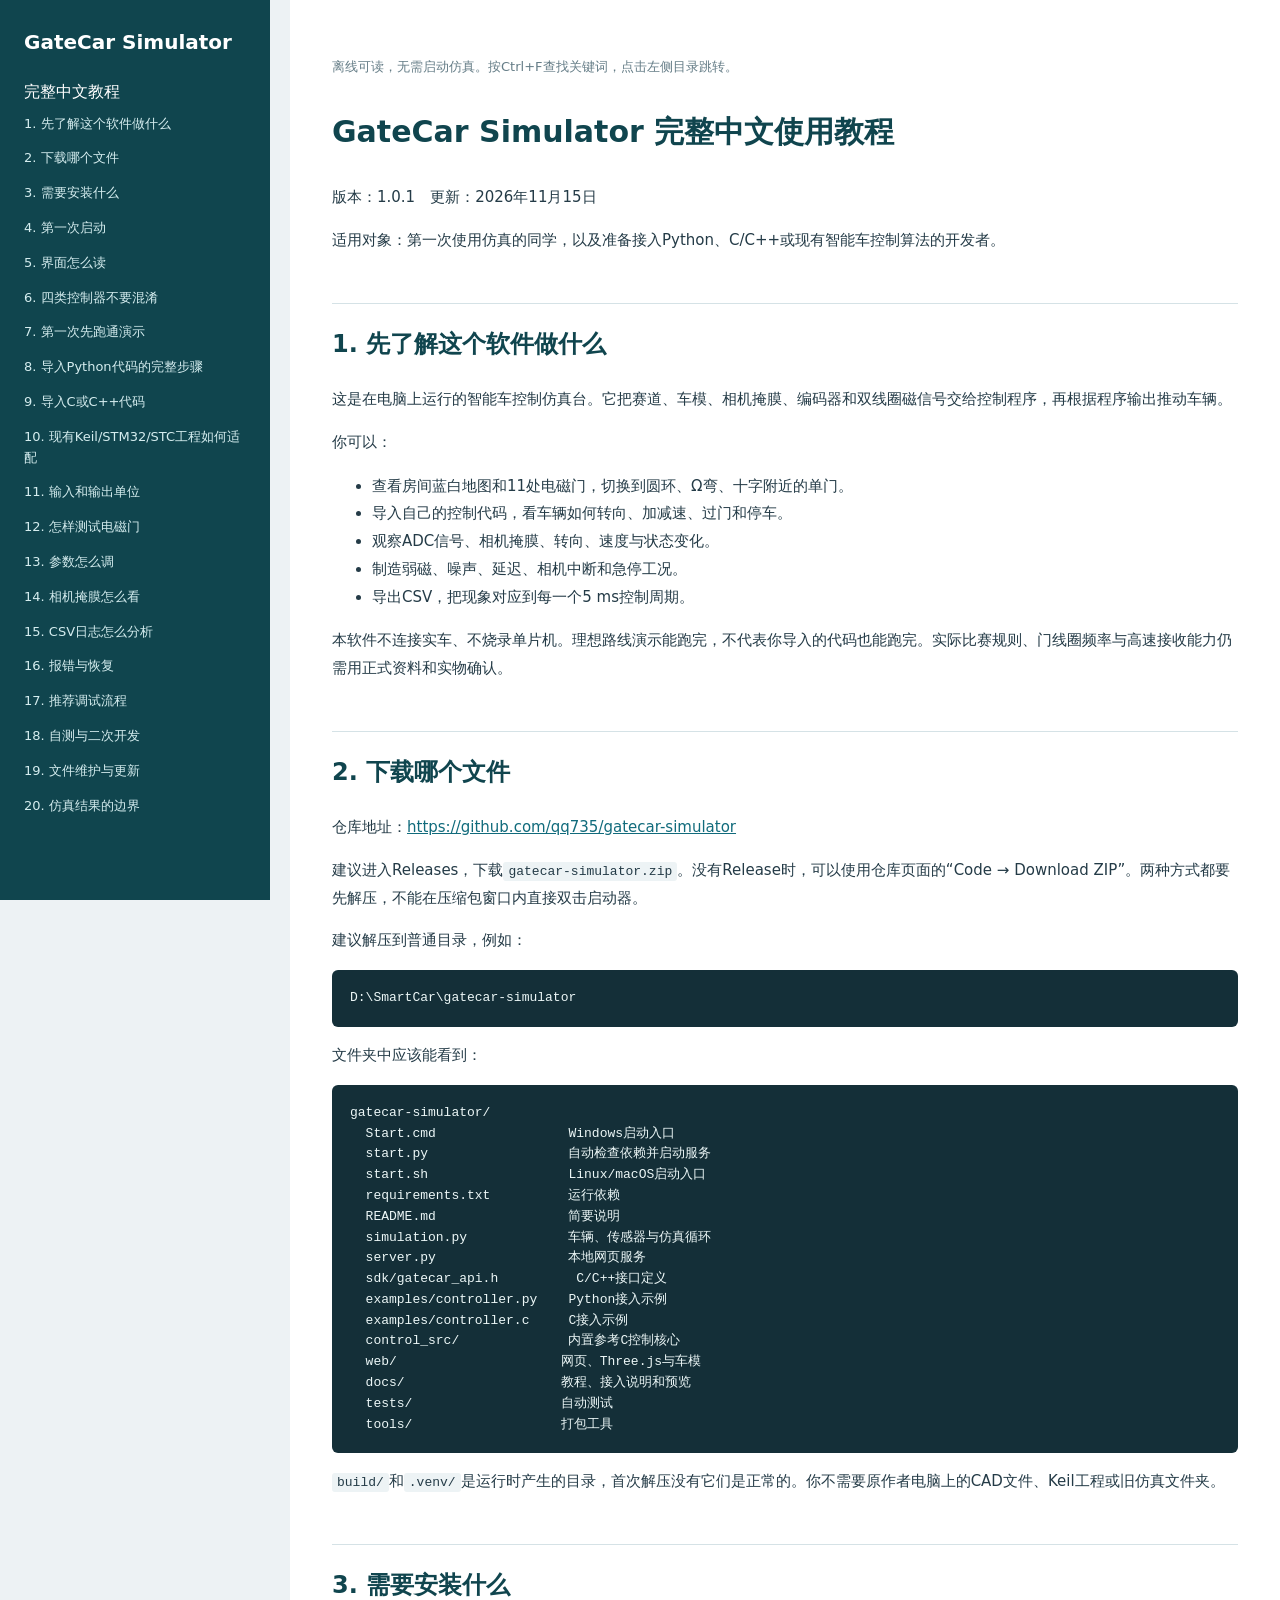
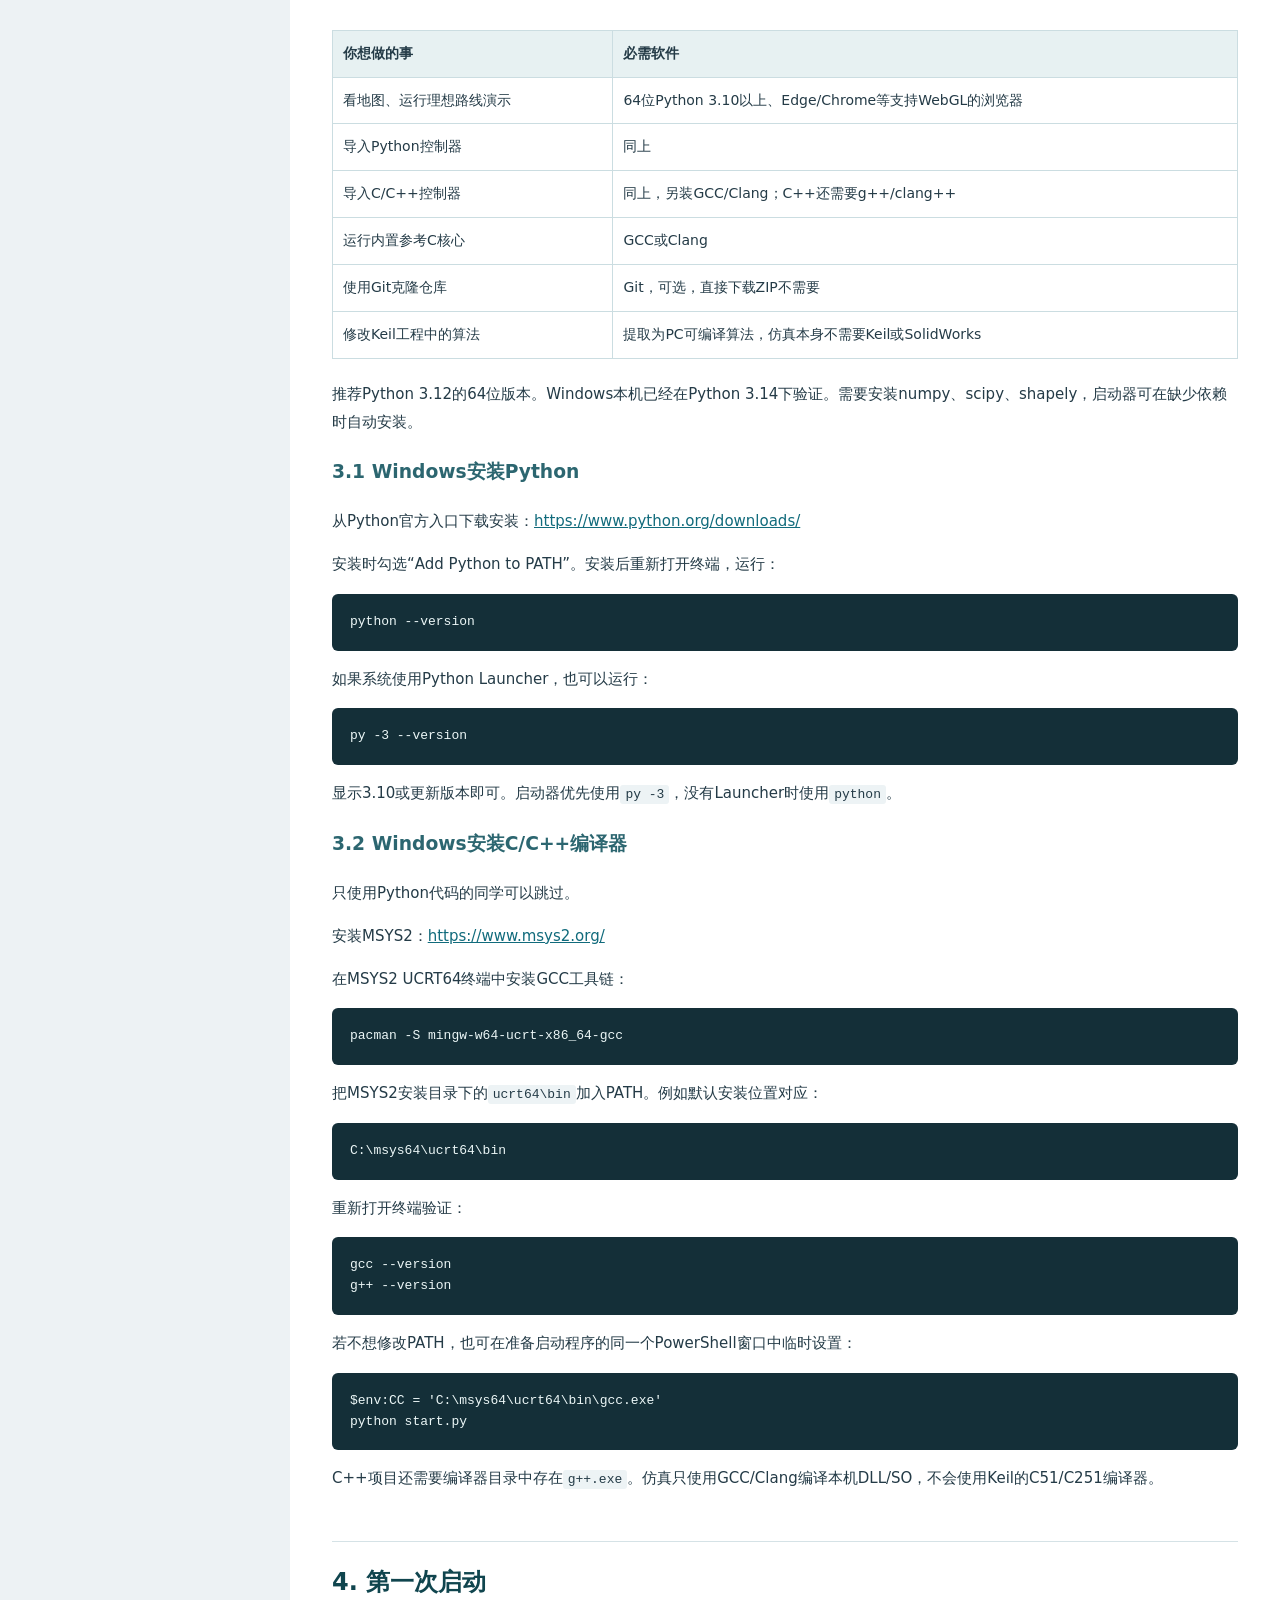
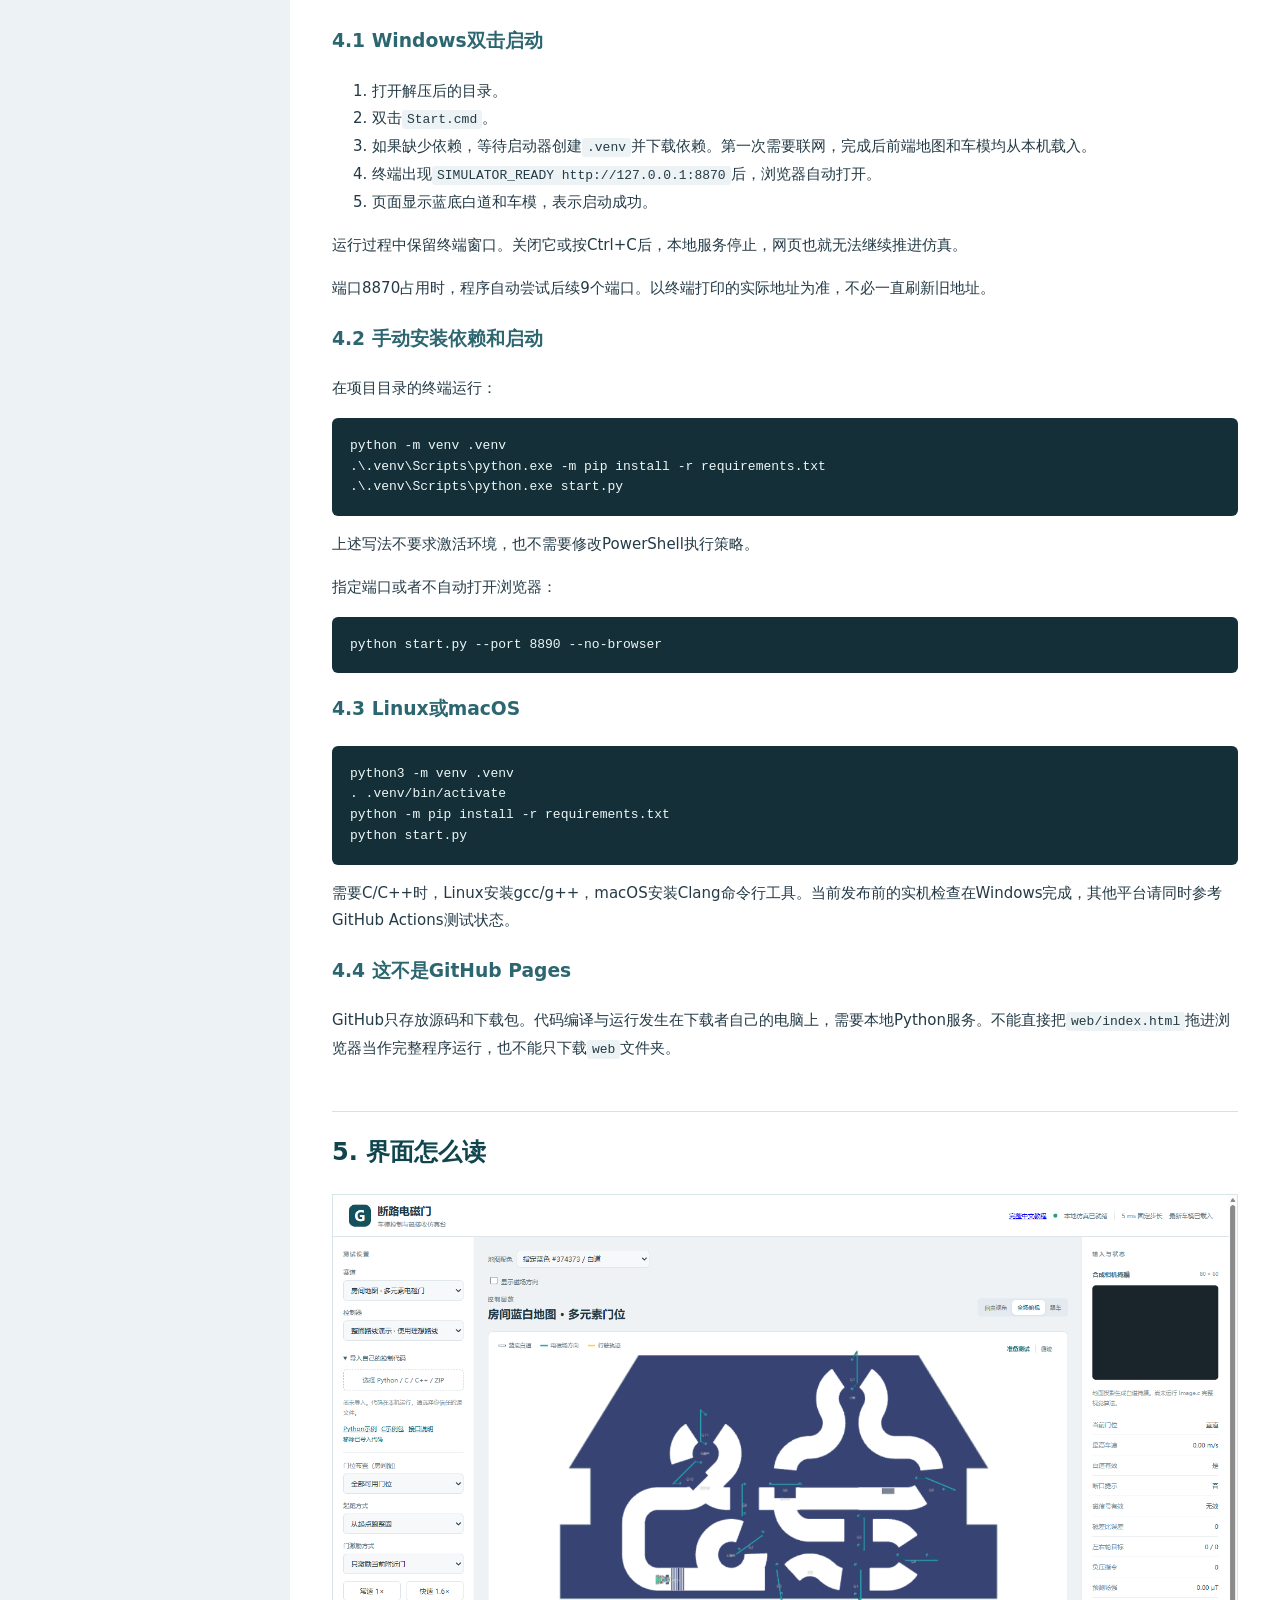
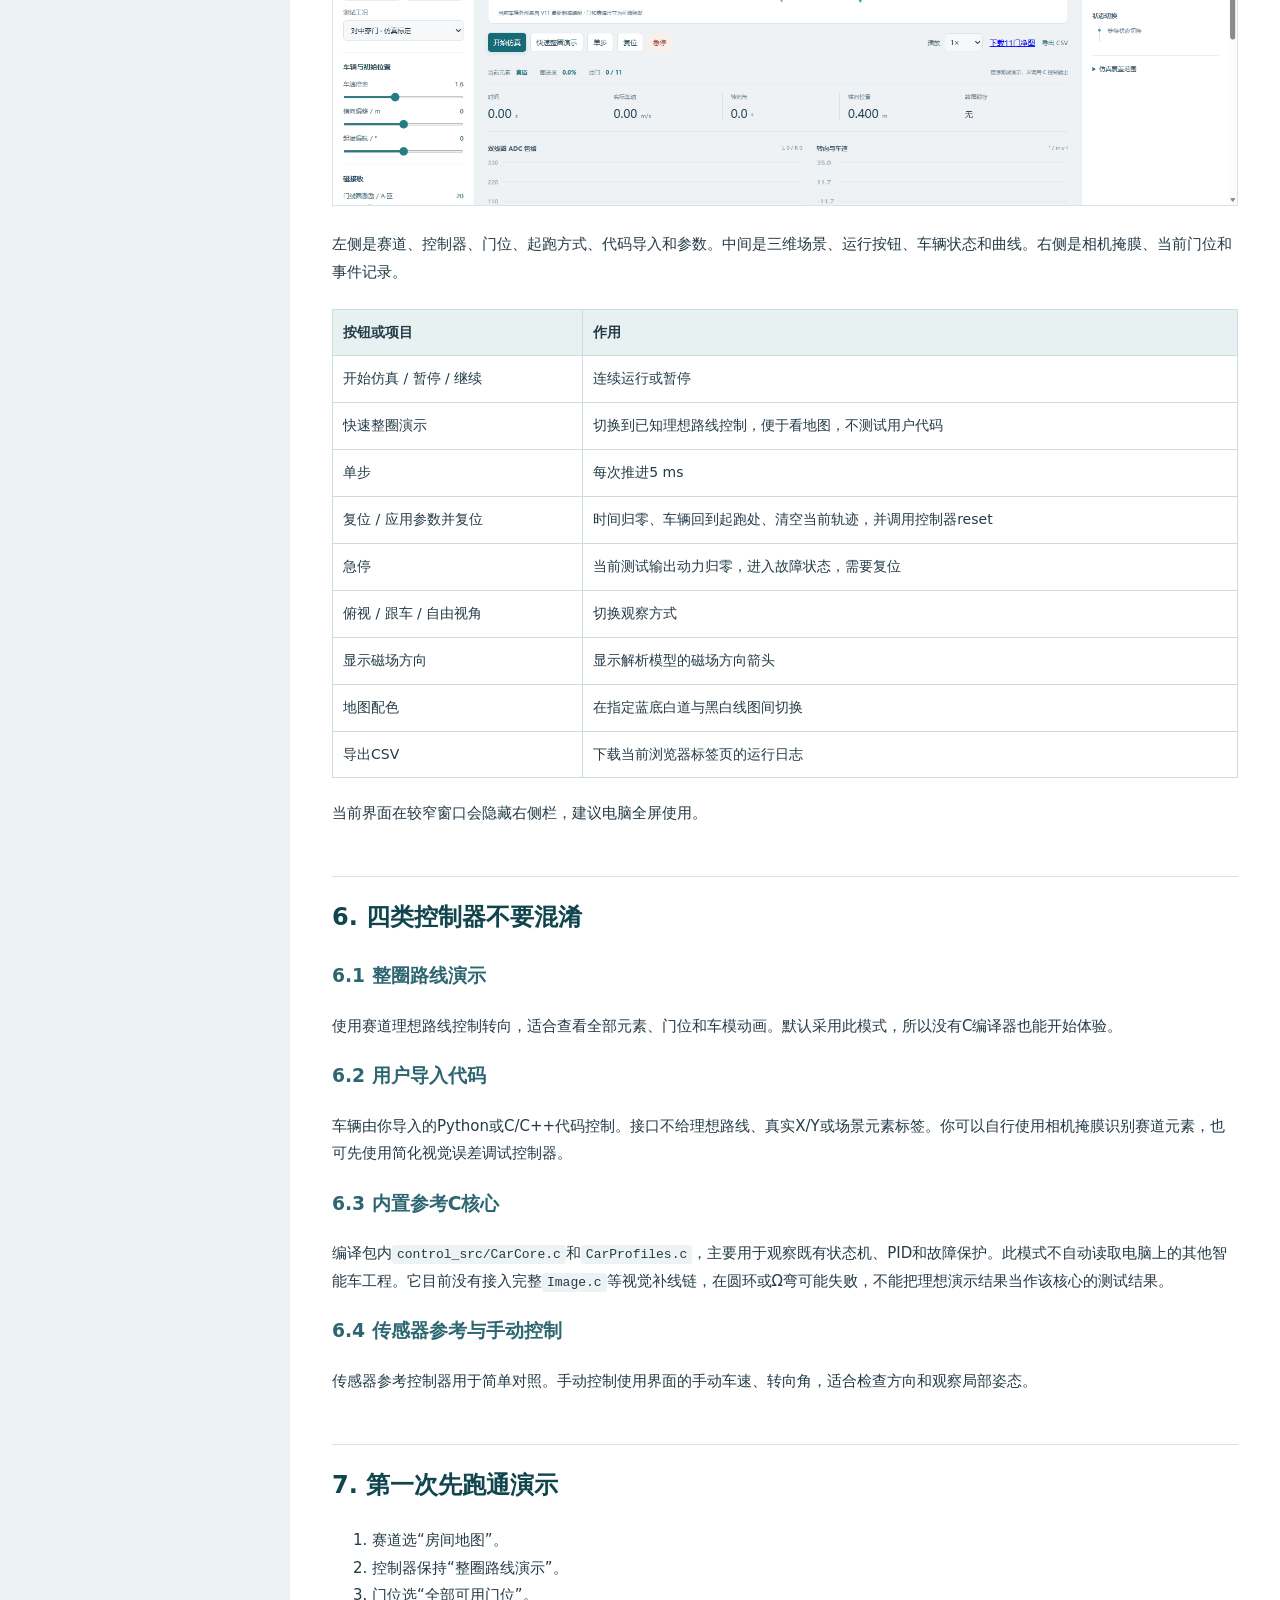
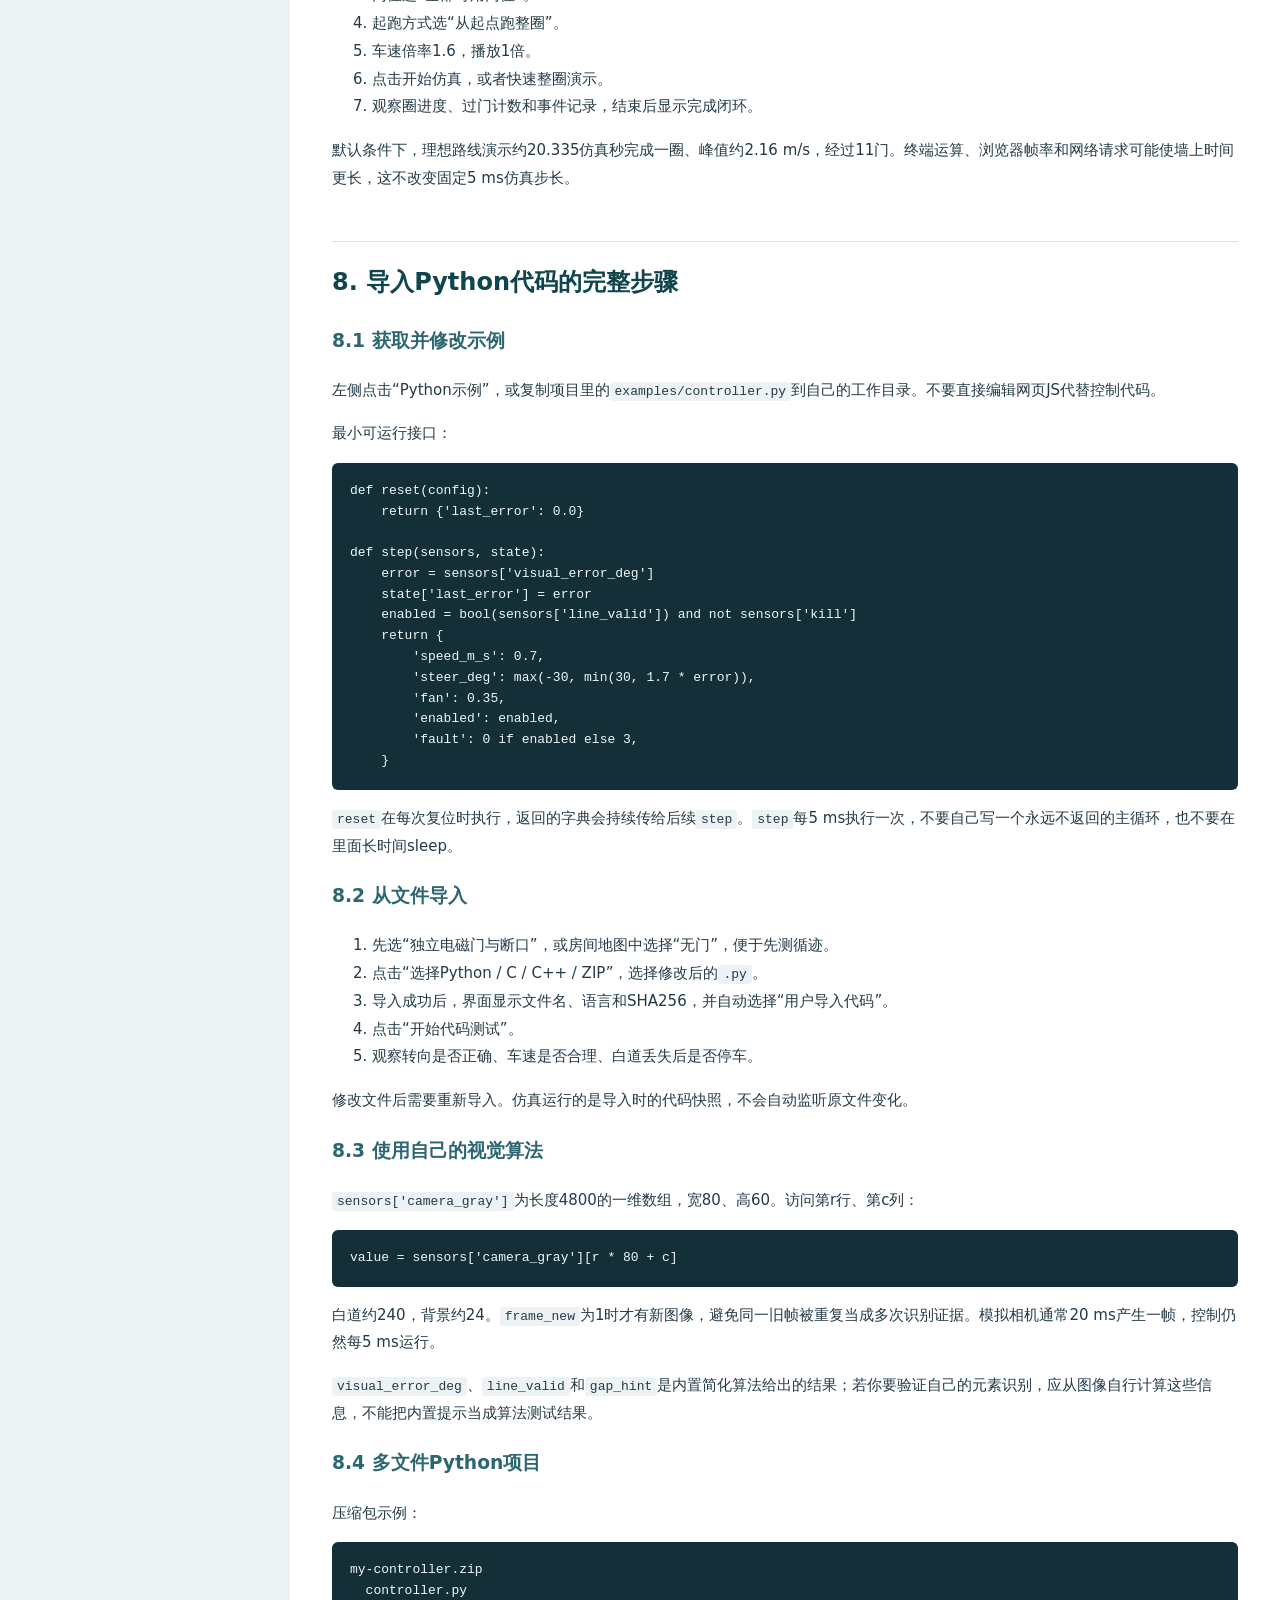
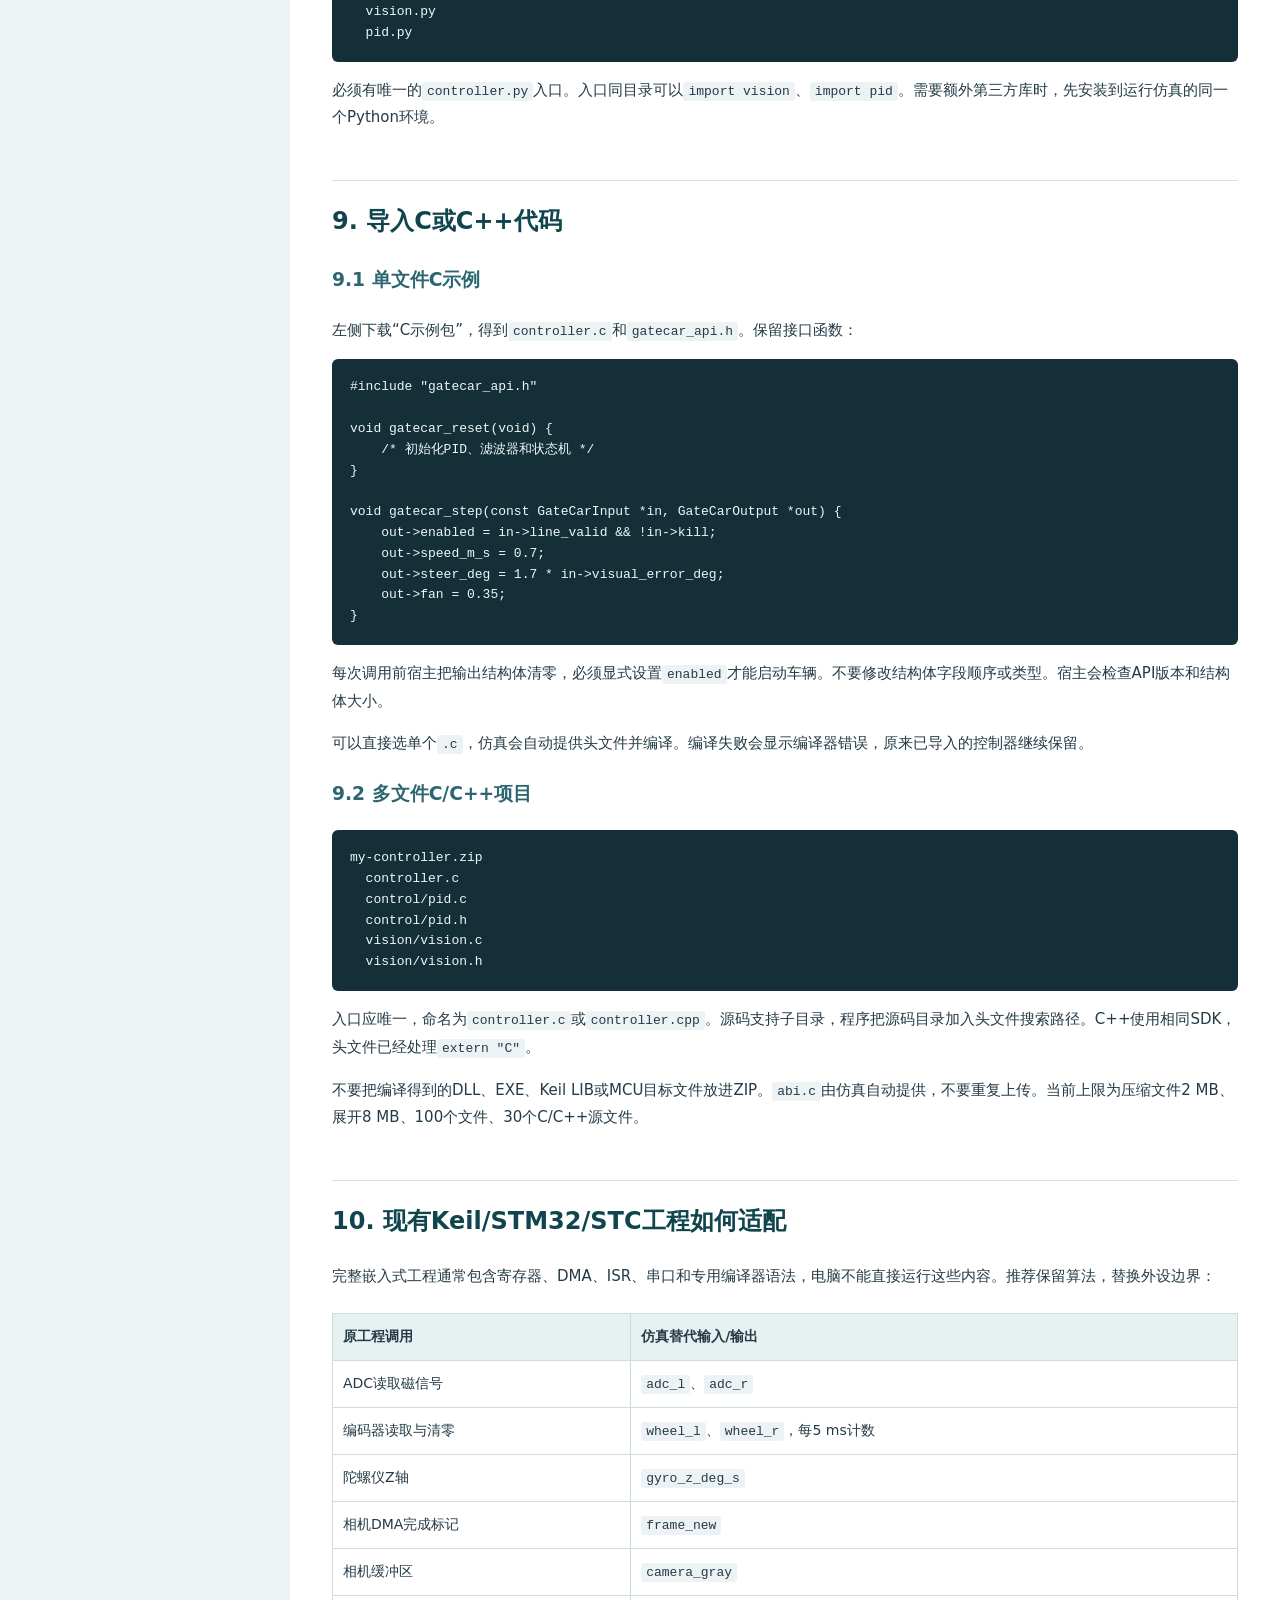
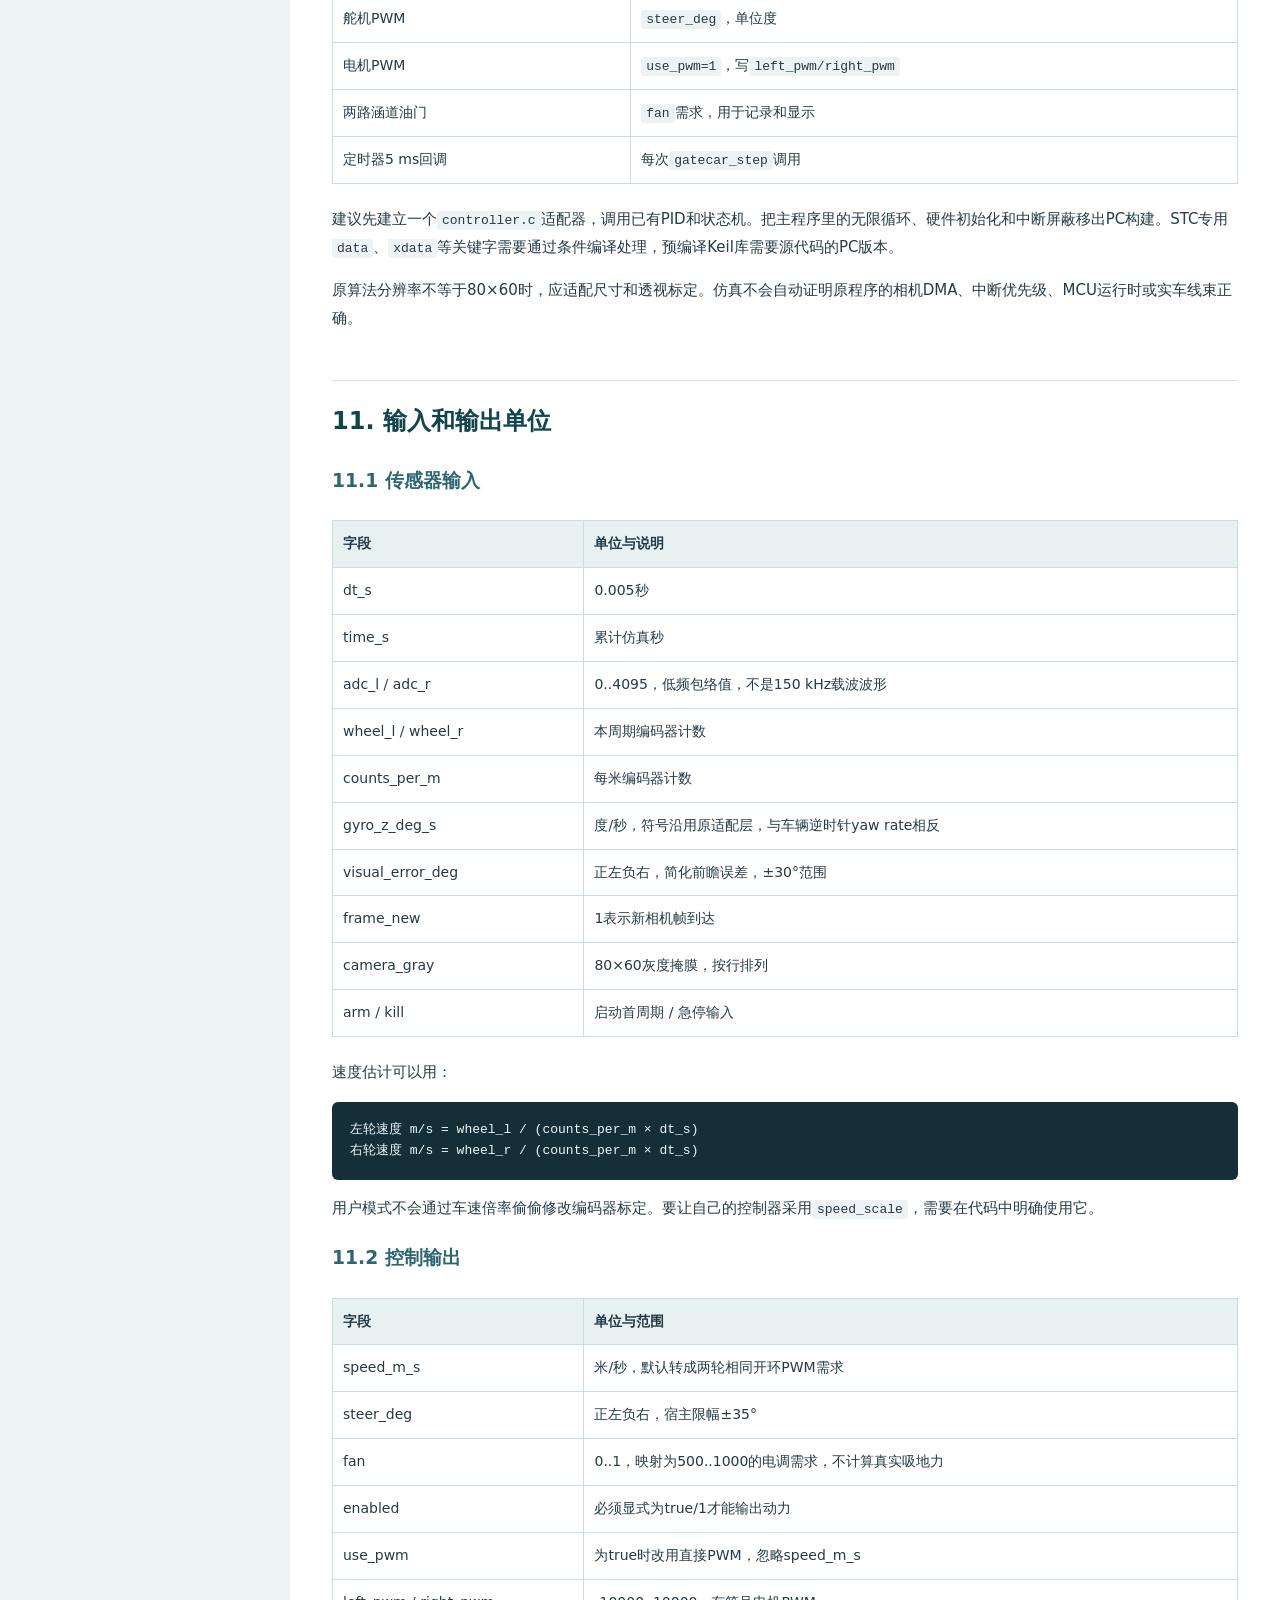
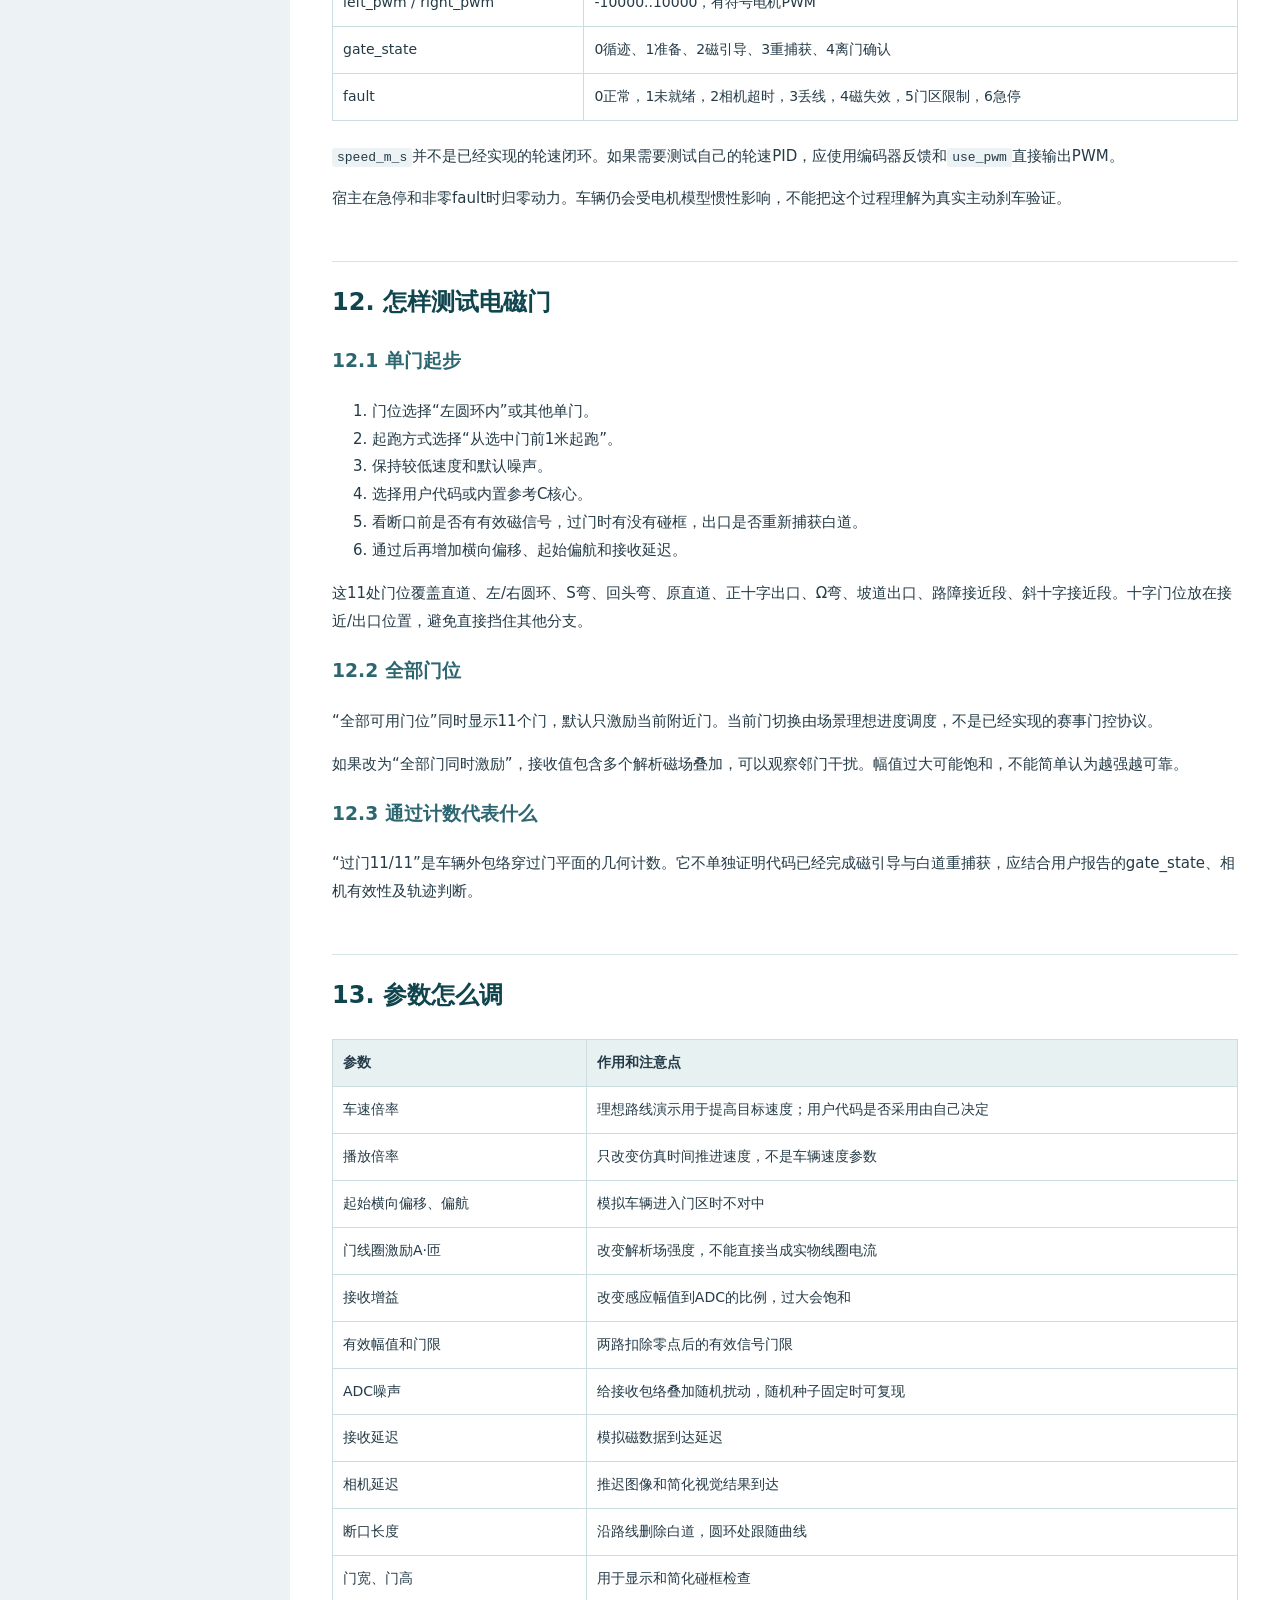
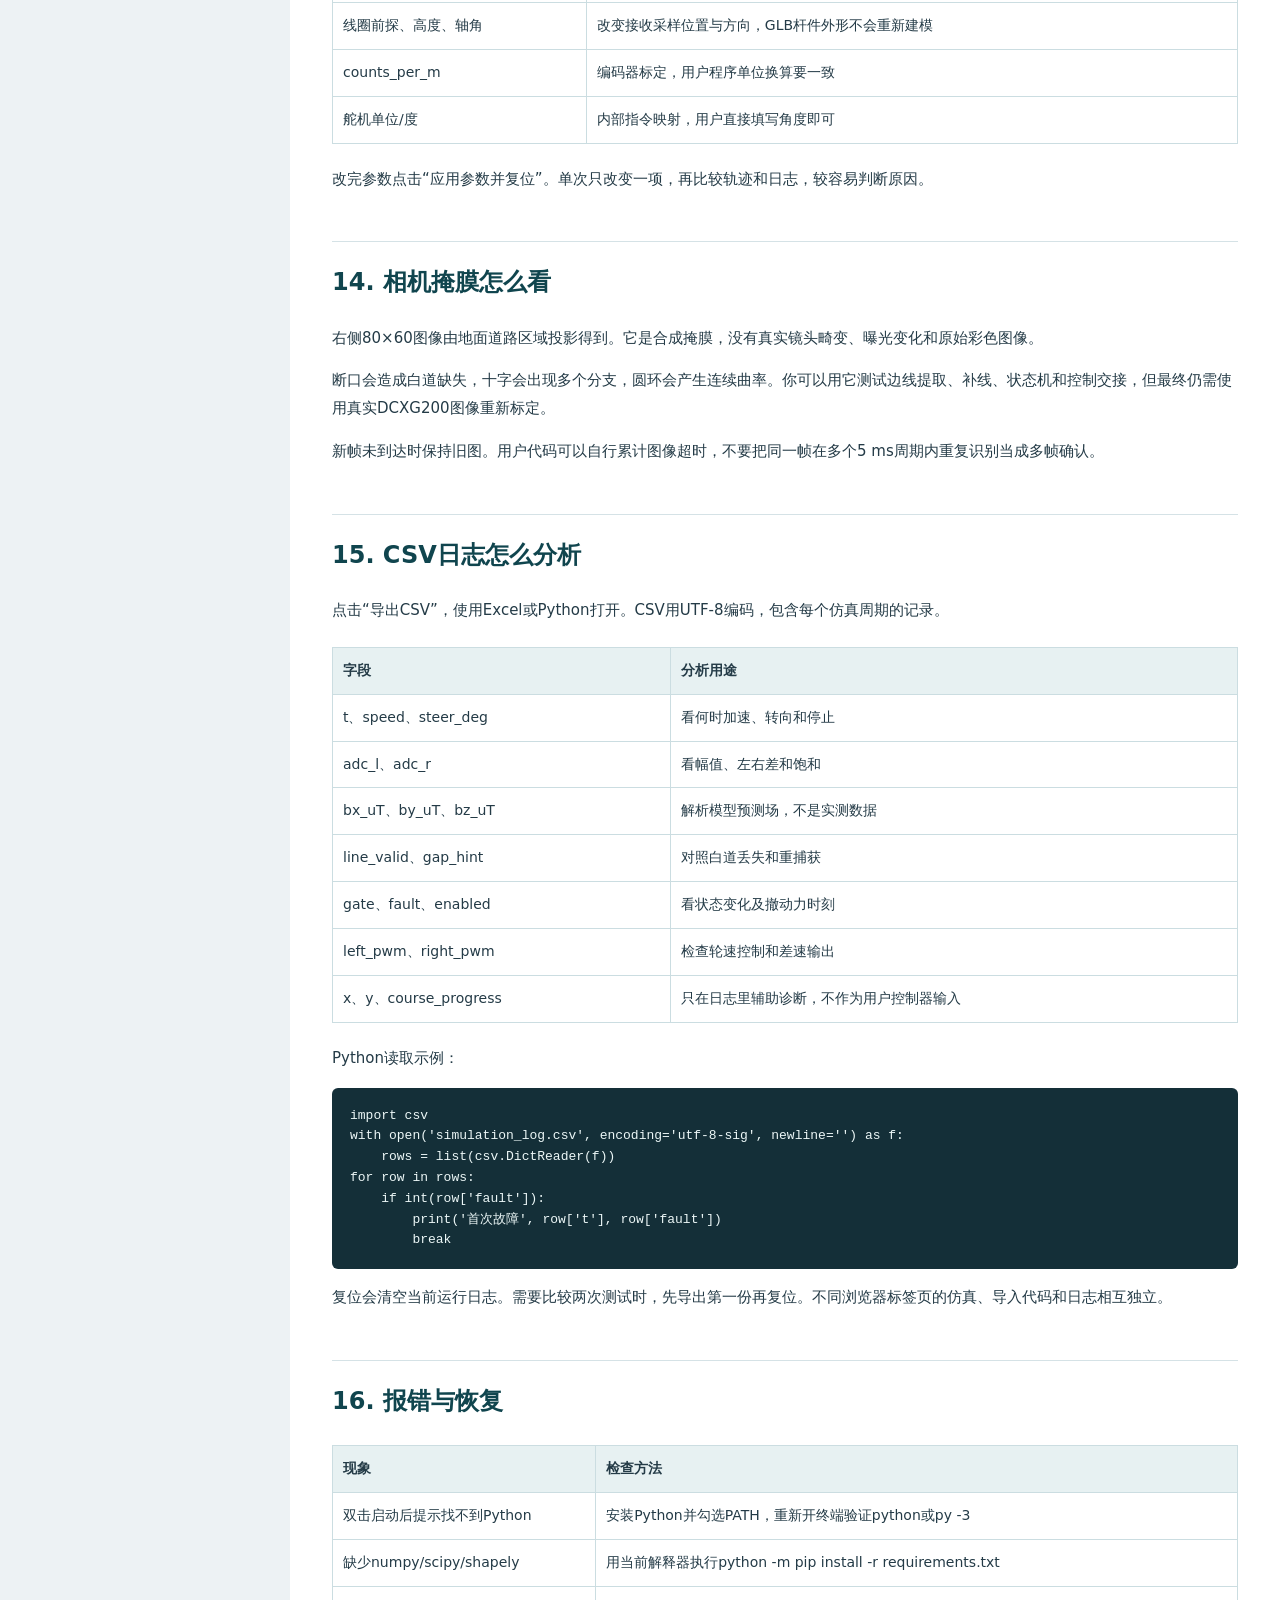
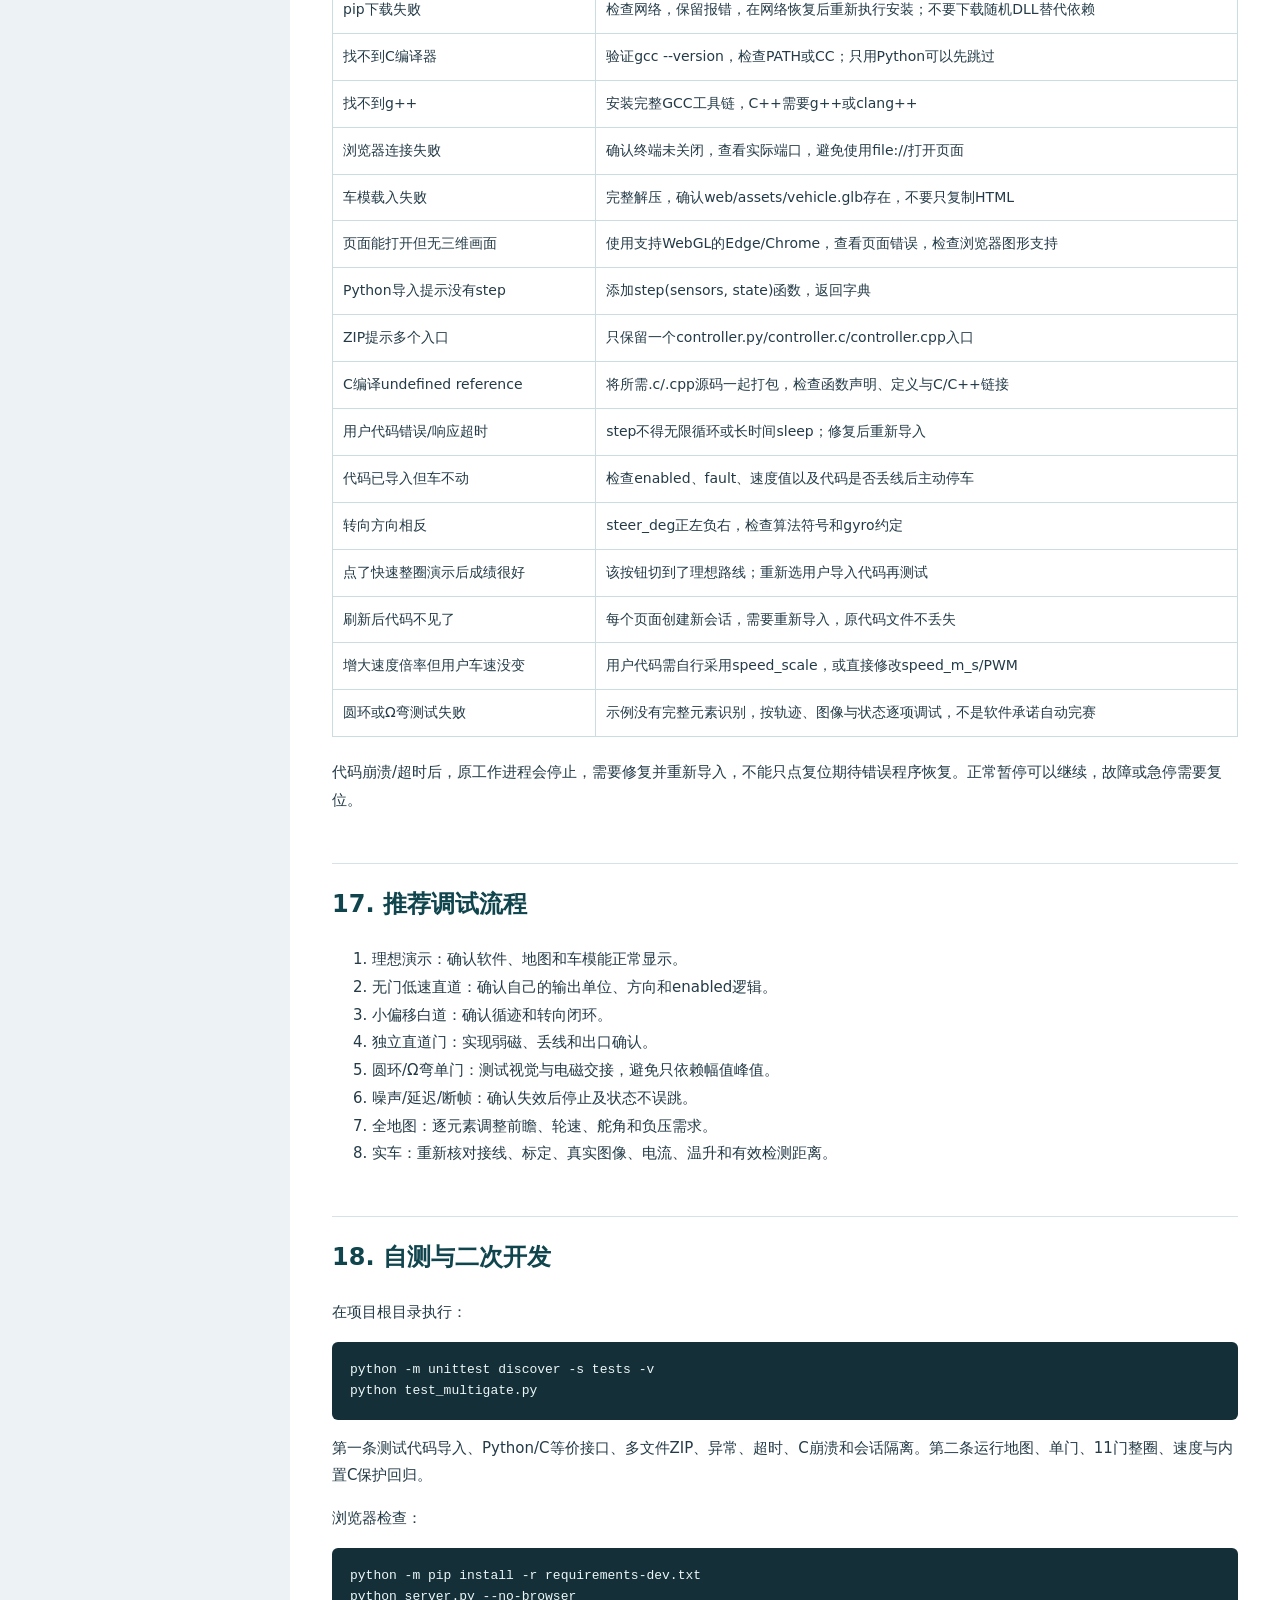
<file: 使用教程.html>
<!doctype html><html lang="zh-CN"><head><meta charset="utf-8"><meta name="viewport" content="width=device-width,initial-scale=1"><title>智能车仿真完整中文使用教程</title><style>
:root{font-family:"Microsoft YaHei",system-ui,sans-serif;color:#243b47;background:#edf2f4;line-height:1.85}*{box-sizing:border-box}body{margin:0}nav{position:fixed;top:0;left:0;bottom:0;width:270px;overflow:auto;padding:24px;background:#10454e;color:white}nav strong{display:block;font-size:20px;margin-bottom:16px}nav a{display:block;color:#d5edef;text-decoration:none;padding:7px 0;font-size:13px;line-height:1.6}nav a:hover{color:white}article{max-width:1080px;margin:0 auto 0 290px;padding:42px;background:white}h1{font-size:30px;color:#10454e}h2{margin-top:48px;padding-top:18px;border-top:1px solid #d5e2e6;color:#10454e;scroll-margin-top:20px}h3{color:#2c6670}p,li{font-size:15px}pre{overflow:auto;background:#142f38;color:#ecf7f7;padding:18px;border-radius:6px;line-height:1.6}code{font-family:Consolas,monospace;font-size:13px}p code,li code,td code{background:#edf3f5;padding:2px 5px;border-radius:3px}table{width:100%;border-collapse:collapse;margin:22px 0;font-size:14px}th{background:#e7f1f2;text-align:left}td,th{border:1px solid #cbdde1;padding:10px}img{max-width:100%;height:auto;border:1px solid #d7e4e8}a{color:#116b7c}.tip{font-size:13px;color:#657d87}footer{margin-top:45px;color:#6a818a;font-size:12px}@media(max-width:900px){nav{position:static;width:auto;max-height:260px}article{margin:0;padding:24px}}@media print{nav{display:none}article{margin:0;padding:0;max-width:none}pre{white-space:pre-wrap}h2{break-before:auto}table,pre{break-inside:avoid}}
</style></head><body><nav><strong>GateCar Simulator</strong><span>完整中文教程</span><a href="#section-1">1. 先了解这个软件做什么</a><a href="#section-2">2. 下载哪个文件</a><a href="#section-3">3. 需要安装什么</a><a href="#section-4">4. 第一次启动</a><a href="#section-5">5. 界面怎么读</a><a href="#section-6">6. 四类控制器不要混淆</a><a href="#section-7">7. 第一次先跑通演示</a><a href="#section-8">8. 导入Python代码的完整步骤</a><a href="#section-9">9. 导入C或C++代码</a><a href="#section-10">10. 现有Keil/STM32/STC工程如何适配</a><a href="#section-11">11. 输入和输出单位</a><a href="#section-12">12. 怎样测试电磁门</a><a href="#section-13">13. 参数怎么调</a><a href="#section-14">14. 相机掩膜怎么看</a><a href="#section-15">15. CSV日志怎么分析</a><a href="#section-16">16. 报错与恢复</a><a href="#section-17">17. 推荐调试流程</a><a href="#section-18">18. 自测与二次开发</a><a href="#section-19">19. 文件维护与更新</a><a href="#section-20">20. 仿真结果的边界</a></nav><article><p class="tip">离线可读，无需启动仿真。按Ctrl+F查找关键词，点击左侧目录跳转。</p><h1>GateCar Simulator 完整中文使用教程</h1>
<p>版本：1.0.1　更新：2026年11月15日</p>
<p>适用对象：第一次使用仿真的同学，以及准备接入Python、C/C++或现有智能车控制算法的开发者。</p>
<h2 id="section-1">1. 先了解这个软件做什么</h2>
<p>这是在电脑上运行的智能车控制仿真台。它把赛道、车模、相机掩膜、编码器和双线圈磁信号交给控制程序，再根据程序输出推动车辆。</p>
<p>你可以：</p>
<ul>
<li>查看房间蓝白地图和11处电磁门，切换到圆环、Ω弯、十字附近的单门。</li>
<li>导入自己的控制代码，看车辆如何转向、加减速、过门和停车。</li>
<li>观察ADC信号、相机掩膜、转向、速度与状态变化。</li>
<li>制造弱磁、噪声、延迟、相机中断和急停工况。</li>
<li>导出CSV，把现象对应到每一个5 ms控制周期。</li>
</ul>
<p>本软件不连接实车、不烧录单片机。理想路线演示能跑完，不代表你导入的代码也能跑完。实际比赛规则、门线圈频率与高速接收能力仍需用正式资料和实物确认。</p>
<h2 id="section-2">2. 下载哪个文件</h2>
<p>仓库地址：<a href="https://github.com/qq735/gatecar-simulator">https://github.com/qq735/gatecar-simulator</a></p>
<p>建议进入Releases，下载<code>gatecar-simulator.zip</code>。没有Release时，可以使用仓库页面的“Code → Download ZIP”。两种方式都要先解压，不能在压缩包窗口内直接双击启动器。</p>
<p>建议解压到普通目录，例如：</p>
<pre><code class="language-text">D:\SmartCar\gatecar-simulator
</code></pre>
<p>文件夹中应该能看到：</p>
<pre><code class="language-text">gatecar-simulator/
  Start.cmd                 Windows启动入口
  start.py                  自动检查依赖并启动服务
  start.sh                  Linux/macOS启动入口
  requirements.txt          运行依赖
  README.md                 简要说明
  simulation.py             车辆、传感器与仿真循环
  server.py                 本地网页服务
  sdk/gatecar_api.h          C/C++接口定义
  examples/controller.py    Python接入示例
  examples/controller.c     C接入示例
  control_src/              内置参考C控制核心
  web/                     网页、Three.js与车模
  docs/                    教程、接入说明和预览
  tests/                   自动测试
  tools/                   打包工具
</code></pre>
<p><code>build/</code>和<code>.venv/</code>是运行时产生的目录，首次解压没有它们是正常的。你不需要原作者电脑上的CAD文件、Keil工程或旧仿真文件夹。</p>
<h2 id="section-3">3. 需要安装什么</h2>
<table>
<thead>
<tr>
  <th>你想做的事</th>
  <th>必需软件</th>
</tr>
</thead>
<tbody>
<tr>
  <td>看地图、运行理想路线演示</td>
  <td>64位Python 3.10以上、Edge/Chrome等支持WebGL的浏览器</td>
</tr>
<tr>
  <td>导入Python控制器</td>
  <td>同上</td>
</tr>
<tr>
  <td>导入C/C++控制器</td>
  <td>同上，另装GCC/Clang；C++还需要g++/clang++</td>
</tr>
<tr>
  <td>运行内置参考C核心</td>
  <td>GCC或Clang</td>
</tr>
<tr>
  <td>使用Git克隆仓库</td>
  <td>Git，可选，直接下载ZIP不需要</td>
</tr>
<tr>
  <td>修改Keil工程中的算法</td>
  <td>提取为PC可编译算法，仿真本身不需要Keil或SolidWorks</td>
</tr>
</tbody>
</table>
<p>推荐Python 3.12的64位版本。Windows本机已经在Python 3.14下验证。需要安装numpy、scipy、shapely，启动器可在缺少依赖时自动安装。</p>
<h3>3.1 Windows安装Python</h3>
<p>从Python官方入口下载安装：<a href="https://www.python.org/downloads/">https://www.python.org/downloads/</a></p>
<p>安装时勾选“Add Python to PATH”。安装后重新打开终端，运行：</p>
<pre><code class="language-powershell">python --version
</code></pre>
<p>如果系统使用Python Launcher，也可以运行：</p>
<pre><code class="language-powershell">py -3 --version
</code></pre>
<p>显示3.10或更新版本即可。启动器优先使用<code>py -3</code>，没有Launcher时使用<code>python</code>。</p>
<h3>3.2 Windows安装C/C++编译器</h3>
<p>只使用Python代码的同学可以跳过。</p>
<p>安装MSYS2：<a href="https://www.msys2.org/">https://www.msys2.org/</a></p>
<p>在MSYS2 UCRT64终端中安装GCC工具链：</p>
<pre><code class="language-sh">pacman -S mingw-w64-ucrt-x86_64-gcc
</code></pre>
<p>把MSYS2安装目录下的<code>ucrt64\bin</code>加入PATH。例如默认安装位置对应：</p>
<pre><code class="language-text">C:\msys64\ucrt64\bin
</code></pre>
<p>重新打开终端验证：</p>
<pre><code class="language-powershell">gcc --version
g++ --version
</code></pre>
<p>若不想修改PATH，也可在准备启动程序的同一个PowerShell窗口中临时设置：</p>
<pre><code class="language-powershell">$env:CC = 'C:\msys64\ucrt64\bin\gcc.exe'
python start.py
</code></pre>
<p>C++项目还需要编译器目录中存在<code>g++.exe</code>。仿真只使用GCC/Clang编译本机DLL/SO，不会使用Keil的C51/C251编译器。</p>
<h2 id="section-4">4. 第一次启动</h2>
<h3>4.1 Windows双击启动</h3>
<ol>
<li>打开解压后的目录。</li>
<li>双击<code>Start.cmd</code>。</li>
<li>如果缺少依赖，等待启动器创建<code>.venv</code>并下载依赖。第一次需要联网，完成后前端地图和车模均从本机载入。</li>
<li>终端出现<code>SIMULATOR_READY http://127.0.0.1:8870</code>后，浏览器自动打开。</li>
<li>页面显示蓝底白道和车模，表示启动成功。</li>
</ol>
<p>运行过程中保留终端窗口。关闭它或按Ctrl+C后，本地服务停止，网页也就无法继续推进仿真。</p>
<p>端口8870占用时，程序自动尝试后续9个端口。以终端打印的实际地址为准，不必一直刷新旧地址。</p>
<h3>4.2 手动安装依赖和启动</h3>
<p>在项目目录的终端运行：</p>
<pre><code class="language-powershell">python -m venv .venv
.\.venv\Scripts\python.exe -m pip install -r requirements.txt
.\.venv\Scripts\python.exe start.py
</code></pre>
<p>上述写法不要求激活环境，也不需要修改PowerShell执行策略。</p>
<p>指定端口或者不自动打开浏览器：</p>
<pre><code class="language-powershell">python start.py --port 8890 --no-browser
</code></pre>
<h3>4.3 Linux或macOS</h3>
<pre><code class="language-sh">python3 -m venv .venv
. .venv/bin/activate
python -m pip install -r requirements.txt
python start.py
</code></pre>
<p>需要C/C++时，Linux安装gcc/g++，macOS安装Clang命令行工具。当前发布前的实机检查在Windows完成，其他平台请同时参考GitHub Actions测试状态。</p>
<h3>4.4 这不是GitHub Pages</h3>
<p>GitHub只存放源码和下载包。代码编译与运行发生在下载者自己的电脑上，需要本地Python服务。不能直接把<code>web/index.html</code>拖进浏览器当作完整程序运行，也不能只下载<code>web</code>文件夹。</p>
<h2 id="section-5">5. 界面怎么读</h2>
<p><img src="docs/preview.png" alt="仿真主界面" /></p>
<p>左侧是赛道、控制器、门位、起跑方式、代码导入和参数。中间是三维场景、运行按钮、车辆状态和曲线。右侧是相机掩膜、当前门位和事件记录。</p>
<table>
<thead>
<tr>
  <th>按钮或项目</th>
  <th>作用</th>
</tr>
</thead>
<tbody>
<tr>
  <td>开始仿真 / 暂停 / 继续</td>
  <td>连续运行或暂停</td>
</tr>
<tr>
  <td>快速整圈演示</td>
  <td>切换到已知理想路线控制，便于看地图，不测试用户代码</td>
</tr>
<tr>
  <td>单步</td>
  <td>每次推进5 ms</td>
</tr>
<tr>
  <td>复位 / 应用参数并复位</td>
  <td>时间归零、车辆回到起跑处、清空当前轨迹，并调用控制器reset</td>
</tr>
<tr>
  <td>急停</td>
  <td>当前测试输出动力归零，进入故障状态，需要复位</td>
</tr>
<tr>
  <td>俯视 / 跟车 / 自由视角</td>
  <td>切换观察方式</td>
</tr>
<tr>
  <td>显示磁场方向</td>
  <td>显示解析模型的磁场方向箭头</td>
</tr>
<tr>
  <td>地图配色</td>
  <td>在指定蓝底白道与黑白线图间切换</td>
</tr>
<tr>
  <td>导出CSV</td>
  <td>下载当前浏览器标签页的运行日志</td>
</tr>
</tbody>
</table>
<p>当前界面在较窄窗口会隐藏右侧栏，建议电脑全屏使用。</p>
<h2 id="section-6">6. 四类控制器不要混淆</h2>
<h3>6.1 整圈路线演示</h3>
<p>使用赛道理想路线控制转向，适合查看全部元素、门位和车模动画。默认采用此模式，所以没有C编译器也能开始体验。</p>
<h3>6.2 用户导入代码</h3>
<p>车辆由你导入的Python或C/C++代码控制。接口不给理想路线、真实X/Y或场景元素标签。你可以自行使用相机掩膜识别赛道元素，也可先使用简化视觉误差调试控制器。</p>
<h3>6.3 内置参考C核心</h3>
<p>编译包内<code>control_src/CarCore.c</code>和<code>CarProfiles.c</code>，主要用于观察既有状态机、PID和故障保护。此模式不自动读取电脑上的其他智能车工程。它目前没有接入完整<code>Image.c</code>等视觉补线链，在圆环或Ω弯可能失败，不能把理想演示结果当作该核心的测试结果。</p>
<h3>6.4 传感器参考与手动控制</h3>
<p>传感器参考控制器用于简单对照。手动控制使用界面的手动车速、转向角，适合检查方向和观察局部姿态。</p>
<h2 id="section-7">7. 第一次先跑通演示</h2>
<ol>
<li>赛道选“房间地图”。</li>
<li>控制器保持“整圈路线演示”。</li>
<li>门位选“全部可用门位”。</li>
<li>起跑方式选“从起点跑整圈”。</li>
<li>车速倍率1.6，播放1倍。</li>
<li>点击开始仿真，或者快速整圈演示。</li>
<li>观察圈进度、过门计数和事件记录，结束后显示完成闭环。</li>
</ol>
<p>默认条件下，理想路线演示约20.335仿真秒完成一圈、峰值约2.16 m/s，经过11门。终端运算、浏览器帧率和网络请求可能使墙上时间更长，这不改变固定5 ms仿真步长。</p>
<h2 id="section-8">8. 导入Python代码的完整步骤</h2>
<h3>8.1 获取并修改示例</h3>
<p>左侧点击“Python示例”，或复制项目里的<code>examples/controller.py</code>到自己的工作目录。不要直接编辑网页JS代替控制代码。</p>
<p>最小可运行接口：</p>
<pre><code class="language-python">def reset(config):
    return {'last_error': 0.0}

def step(sensors, state):
    error = sensors['visual_error_deg']
    state['last_error'] = error
    enabled = bool(sensors['line_valid']) and not sensors['kill']
    return {
        'speed_m_s': 0.7,
        'steer_deg': max(-30, min(30, 1.7 * error)),
        'fan': 0.35,
        'enabled': enabled,
        'fault': 0 if enabled else 3,
    }
</code></pre>
<p><code>reset</code>在每次复位时执行，返回的字典会持续传给后续<code>step</code>。<code>step</code>每5 ms执行一次，不要自己写一个永远不返回的主循环，也不要在里面长时间sleep。</p>
<h3>8.2 从文件导入</h3>
<ol>
<li>先选“独立电磁门与断口”，或房间地图中选择“无门”，便于先测循迹。</li>
<li>点击“选择Python / C / C++ / ZIP”，选择修改后的<code>.py</code>。</li>
<li>导入成功后，界面显示文件名、语言和SHA256，并自动选择“用户导入代码”。</li>
<li>点击“开始代码测试”。</li>
<li>观察转向是否正确、车速是否合理、白道丢失后是否停车。</li>
</ol>
<p>修改文件后需要重新导入。仿真运行的是导入时的代码快照，不会自动监听原文件变化。</p>
<h3>8.3 使用自己的视觉算法</h3>
<p><code>sensors['camera_gray']</code>为长度4800的一维数组，宽80、高60。访问第r行、第c列：</p>
<pre><code class="language-python">value = sensors['camera_gray'][r * 80 + c]
</code></pre>
<p>白道约240，背景约24。<code>frame_new</code>为1时才有新图像，避免同一旧帧被重复当成多次识别证据。模拟相机通常20 ms产生一帧，控制仍然每5 ms运行。</p>
<p><code>visual_error_deg</code>、<code>line_valid</code>和<code>gap_hint</code>是内置简化算法给出的结果；若你要验证自己的元素识别，应从图像自行计算这些信息，不能把内置提示当成算法测试结果。</p>
<h3>8.4 多文件Python项目</h3>
<p>压缩包示例：</p>
<pre><code class="language-text">my-controller.zip
  controller.py
  vision.py
  pid.py
</code></pre>
<p>必须有唯一的<code>controller.py</code>入口。入口同目录可以<code>import vision</code>、<code>import pid</code>。需要额外第三方库时，先安装到运行仿真的同一个Python环境。</p>
<h2 id="section-9">9. 导入C或C++代码</h2>
<h3>9.1 单文件C示例</h3>
<p>左侧下载“C示例包”，得到<code>controller.c</code>和<code>gatecar_api.h</code>。保留接口函数：</p>
<pre><code class="language-c">#include &quot;gatecar_api.h&quot;

void gatecar_reset(void) {
    /* 初始化PID、滤波器和状态机 */
}

void gatecar_step(const GateCarInput *in, GateCarOutput *out) {
    out-&gt;enabled = in-&gt;line_valid &amp;&amp; !in-&gt;kill;
    out-&gt;speed_m_s = 0.7;
    out-&gt;steer_deg = 1.7 * in-&gt;visual_error_deg;
    out-&gt;fan = 0.35;
}
</code></pre>
<p>每次调用前宿主把输出结构体清零，必须显式设置<code>enabled</code>才能启动车辆。不要修改结构体字段顺序或类型。宿主会检查API版本和结构体大小。</p>
<p>可以直接选单个<code>.c</code>，仿真会自动提供头文件并编译。编译失败会显示编译器错误，原来已导入的控制器继续保留。</p>
<h3>9.2 多文件C/C++项目</h3>
<pre><code class="language-text">my-controller.zip
  controller.c
  control/pid.c
  control/pid.h
  vision/vision.c
  vision/vision.h
</code></pre>
<p>入口应唯一，命名为<code>controller.c</code>或<code>controller.cpp</code>。源码支持子目录，程序把源码目录加入头文件搜索路径。C++使用相同SDK，头文件已经处理<code>extern &quot;C&quot;</code>。</p>
<p>不要把编译得到的DLL、EXE、Keil LIB或MCU目标文件放进ZIP。<code>abi.c</code>由仿真自动提供，不要重复上传。当前上限为压缩文件2 MB、展开8 MB、100个文件、30个C/C++源文件。</p>
<h2 id="section-10">10. 现有Keil/STM32/STC工程如何适配</h2>
<p>完整嵌入式工程通常包含寄存器、DMA、ISR、串口和专用编译器语法，电脑不能直接运行这些内容。推荐保留算法，替换外设边界：</p>
<table>
<thead>
<tr>
  <th>原工程调用</th>
  <th>仿真替代输入/输出</th>
</tr>
</thead>
<tbody>
<tr>
  <td>ADC读取磁信号</td>
  <td><code>adc_l</code>、<code>adc_r</code></td>
</tr>
<tr>
  <td>编码器读取与清零</td>
  <td><code>wheel_l</code>、<code>wheel_r</code>，每5 ms计数</td>
</tr>
<tr>
  <td>陀螺仪Z轴</td>
  <td><code>gyro_z_deg_s</code></td>
</tr>
<tr>
  <td>相机DMA完成标记</td>
  <td><code>frame_new</code></td>
</tr>
<tr>
  <td>相机缓冲区</td>
  <td><code>camera_gray</code></td>
</tr>
<tr>
  <td>舵机PWM</td>
  <td><code>steer_deg</code>，单位度</td>
</tr>
<tr>
  <td>电机PWM</td>
  <td><code>use_pwm=1</code>，写<code>left_pwm/right_pwm</code></td>
</tr>
<tr>
  <td>两路涵道油门</td>
  <td><code>fan</code>需求，用于记录和显示</td>
</tr>
<tr>
  <td>定时器5 ms回调</td>
  <td>每次<code>gatecar_step</code>调用</td>
</tr>
</tbody>
</table>
<p>建议先建立一个<code>controller.c</code>适配器，调用已有PID和状态机。把主程序里的无限循环、硬件初始化和中断屏蔽移出PC构建。STC专用<code>data</code>、<code>xdata</code>等关键字需要通过条件编译处理，预编译Keil库需要源代码的PC版本。</p>
<p>原算法分辨率不等于80×60时，应适配尺寸和透视标定。仿真不会自动证明原程序的相机DMA、中断优先级、MCU运行时或实车线束正确。</p>
<h2 id="section-11">11. 输入和输出单位</h2>
<h3>11.1 传感器输入</h3>
<table>
<thead>
<tr>
  <th>字段</th>
  <th>单位与说明</th>
</tr>
</thead>
<tbody>
<tr>
  <td>dt_s</td>
  <td>0.005秒</td>
</tr>
<tr>
  <td>time_s</td>
  <td>累计仿真秒</td>
</tr>
<tr>
  <td>adc_l / adc_r</td>
  <td>0..4095，低频包络值，不是150 kHz载波波形</td>
</tr>
<tr>
  <td>wheel_l / wheel_r</td>
  <td>本周期编码器计数</td>
</tr>
<tr>
  <td>counts_per_m</td>
  <td>每米编码器计数</td>
</tr>
<tr>
  <td>gyro_z_deg_s</td>
  <td>度/秒，符号沿用原适配层，与车辆逆时针yaw rate相反</td>
</tr>
<tr>
  <td>visual_error_deg</td>
  <td>正左负右，简化前瞻误差，±30°范围</td>
</tr>
<tr>
  <td>frame_new</td>
  <td>1表示新相机帧到达</td>
</tr>
<tr>
  <td>camera_gray</td>
  <td>80×60灰度掩膜，按行排列</td>
</tr>
<tr>
  <td>arm / kill</td>
  <td>启动首周期 / 急停输入</td>
</tr>
</tbody>
</table>
<p>速度估计可以用：</p>
<pre><code class="language-text">左轮速度 m/s = wheel_l / (counts_per_m × dt_s)
右轮速度 m/s = wheel_r / (counts_per_m × dt_s)
</code></pre>
<p>用户模式不会通过车速倍率偷偷修改编码器标定。要让自己的控制器采用<code>speed_scale</code>，需要在代码中明确使用它。</p>
<h3>11.2 控制输出</h3>
<table>
<thead>
<tr>
  <th>字段</th>
  <th>单位与范围</th>
</tr>
</thead>
<tbody>
<tr>
  <td>speed_m_s</td>
  <td>米/秒，默认转成两轮相同开环PWM需求</td>
</tr>
<tr>
  <td>steer_deg</td>
  <td>正左负右，宿主限幅±35°</td>
</tr>
<tr>
  <td>fan</td>
  <td>0..1，映射为500..1000的电调需求，不计算真实吸地力</td>
</tr>
<tr>
  <td>enabled</td>
  <td>必须显式为true/1才能输出动力</td>
</tr>
<tr>
  <td>use_pwm</td>
  <td>为true时改用直接PWM，忽略speed_m_s</td>
</tr>
<tr>
  <td>left_pwm / right_pwm</td>
  <td>-10000..10000，有符号电机PWM</td>
</tr>
<tr>
  <td>gate_state</td>
  <td>0循迹、1准备、2磁引导、3重捕获、4离门确认</td>
</tr>
<tr>
  <td>fault</td>
  <td>0正常，1未就绪，2相机超时，3丢线，4磁失效，5门区限制，6急停</td>
</tr>
</tbody>
</table>
<p><code>speed_m_s</code>并不是已经实现的轮速闭环。如果需要测试自己的轮速PID，应使用编码器反馈和<code>use_pwm</code>直接输出PWM。</p>
<p>宿主在急停和非零fault时归零动力。车辆仍会受电机模型惯性影响，不能把这个过程理解为真实主动刹车验证。</p>
<h2 id="section-12">12. 怎样测试电磁门</h2>
<h3>12.1 单门起步</h3>
<ol>
<li>门位选择“左圆环内”或其他单门。</li>
<li>起跑方式选择“从选中门前1米起跑”。</li>
<li>保持较低速度和默认噪声。</li>
<li>选择用户代码或内置参考C核心。</li>
<li>看断口前是否有有效磁信号，过门时有没有碰框，出口是否重新捕获白道。</li>
<li>通过后再增加横向偏移、起始偏航和接收延迟。</li>
</ol>
<p>这11处门位覆盖直道、左/右圆环、S弯、回头弯、原直道、正十字出口、Ω弯、坡道出口、路障接近段、斜十字接近段。十字门位放在接近/出口位置，避免直接挡住其他分支。</p>
<h3>12.2 全部门位</h3>
<p>“全部可用门位”同时显示11个门，默认只激励当前附近门。当前门切换由场景理想进度调度，不是已经实现的赛事门控协议。</p>
<p>如果改为“全部门同时激励”，接收值包含多个解析磁场叠加，可以观察邻门干扰。幅值过大可能饱和，不能简单认为越强越可靠。</p>
<h3>12.3 通过计数代表什么</h3>
<p>“过门11/11”是车辆外包络穿过门平面的几何计数。它不单独证明代码已经完成磁引导与白道重捕获，应结合用户报告的gate_state、相机有效性及轨迹判断。</p>
<h2 id="section-13">13. 参数怎么调</h2>
<table>
<thead>
<tr>
  <th>参数</th>
  <th>作用和注意点</th>
</tr>
</thead>
<tbody>
<tr>
  <td>车速倍率</td>
  <td>理想路线演示用于提高目标速度；用户代码是否采用由自己决定</td>
</tr>
<tr>
  <td>播放倍率</td>
  <td>只改变仿真时间推进速度，不是车辆速度参数</td>
</tr>
<tr>
  <td>起始横向偏移、偏航</td>
  <td>模拟车辆进入门区时不对中</td>
</tr>
<tr>
  <td>门线圈激励A·匝</td>
  <td>改变解析场强度，不能直接当成实物线圈电流</td>
</tr>
<tr>
  <td>接收增益</td>
  <td>改变感应幅值到ADC的比例，过大会饱和</td>
</tr>
<tr>
  <td>有效幅值和门限</td>
  <td>两路扣除零点后的有效信号门限</td>
</tr>
<tr>
  <td>ADC噪声</td>
  <td>给接收包络叠加随机扰动，随机种子固定时可复现</td>
</tr>
<tr>
  <td>接收延迟</td>
  <td>模拟磁数据到达延迟</td>
</tr>
<tr>
  <td>相机延迟</td>
  <td>推迟图像和简化视觉结果到达</td>
</tr>
<tr>
  <td>断口长度</td>
  <td>沿路线删除白道，圆环处跟随曲线</td>
</tr>
<tr>
  <td>门宽、门高</td>
  <td>用于显示和简化碰框检查</td>
</tr>
<tr>
  <td>线圈前探、高度、轴角</td>
  <td>改变接收采样位置与方向，GLB杆件外形不会重新建模</td>
</tr>
<tr>
  <td>counts_per_m</td>
  <td>编码器标定，用户程序单位换算要一致</td>
</tr>
<tr>
  <td>舵机单位/度</td>
  <td>内部指令映射，用户直接填写角度即可</td>
</tr>
</tbody>
</table>
<p>改完参数点击“应用参数并复位”。单次只改变一项，再比较轨迹和日志，较容易判断原因。</p>
<h2 id="section-14">14. 相机掩膜怎么看</h2>
<p>右侧80×60图像由地面道路区域投影得到。它是合成掩膜，没有真实镜头畸变、曝光变化和原始彩色图像。</p>
<p>断口会造成白道缺失，十字会出现多个分支，圆环会产生连续曲率。你可以用它测试边线提取、补线、状态机和控制交接，但最终仍需使用真实DCXG200图像重新标定。</p>
<p>新帧未到达时保持旧图。用户代码可以自行累计图像超时，不要把同一帧在多个5 ms周期内重复识别当成多帧确认。</p>
<h2 id="section-15">15. CSV日志怎么分析</h2>
<p>点击“导出CSV”，使用Excel或Python打开。CSV用UTF-8编码，包含每个仿真周期的记录。</p>
<table>
<thead>
<tr>
  <th>字段</th>
  <th>分析用途</th>
</tr>
</thead>
<tbody>
<tr>
  <td>t、speed、steer_deg</td>
  <td>看何时加速、转向和停止</td>
</tr>
<tr>
  <td>adc_l、adc_r</td>
  <td>看幅值、左右差和饱和</td>
</tr>
<tr>
  <td>bx_uT、by_uT、bz_uT</td>
  <td>解析模型预测场，不是实测数据</td>
</tr>
<tr>
  <td>line_valid、gap_hint</td>
  <td>对照白道丢失和重捕获</td>
</tr>
<tr>
  <td>gate、fault、enabled</td>
  <td>看状态变化及撤动力时刻</td>
</tr>
<tr>
  <td>left_pwm、right_pwm</td>
  <td>检查轮速控制和差速输出</td>
</tr>
<tr>
  <td>x、y、course_progress</td>
  <td>只在日志里辅助诊断，不作为用户控制器输入</td>
</tr>
</tbody>
</table>
<p>Python读取示例：</p>
<pre><code class="language-python">import csv
with open('simulation_log.csv', encoding='utf-8-sig', newline='') as f:
    rows = list(csv.DictReader(f))
for row in rows:
    if int(row['fault']):
        print('首次故障', row['t'], row['fault'])
        break
</code></pre>
<p>复位会清空当前运行日志。需要比较两次测试时，先导出第一份再复位。不同浏览器标签页的仿真、导入代码和日志相互独立。</p>
<h2 id="section-16">16. 报错与恢复</h2>
<table>
<thead>
<tr>
  <th>现象</th>
  <th>检查方法</th>
</tr>
</thead>
<tbody>
<tr>
  <td>双击启动后提示找不到Python</td>
  <td>安装Python并勾选PATH，重新开终端验证python或py -3</td>
</tr>
<tr>
  <td>缺少numpy/scipy/shapely</td>
  <td>用当前解释器执行python -m pip install -r requirements.txt</td>
</tr>
<tr>
  <td>pip下载失败</td>
  <td>检查网络，保留报错，在网络恢复后重新执行安装；不要下载随机DLL替代依赖</td>
</tr>
<tr>
  <td>找不到C编译器</td>
  <td>验证gcc --version，检查PATH或CC；只用Python可以先跳过</td>
</tr>
<tr>
  <td>找不到g++</td>
  <td>安装完整GCC工具链，C++需要g++或clang++</td>
</tr>
<tr>
  <td>浏览器连接失败</td>
  <td>确认终端未关闭，查看实际端口，避免使用file://打开页面</td>
</tr>
<tr>
  <td>车模载入失败</td>
  <td>完整解压，确认web/assets/vehicle.glb存在，不要只复制HTML</td>
</tr>
<tr>
  <td>页面能打开但无三维画面</td>
  <td>使用支持WebGL的Edge/Chrome，查看页面错误，检查浏览器图形支持</td>
</tr>
<tr>
  <td>Python导入提示没有step</td>
  <td>添加step(sensors, state)函数，返回字典</td>
</tr>
<tr>
  <td>ZIP提示多个入口</td>
  <td>只保留一个controller.py/controller.c/controller.cpp入口</td>
</tr>
<tr>
  <td>C编译undefined reference</td>
  <td>将所需.c/.cpp源码一起打包，检查函数声明、定义与C/C++链接</td>
</tr>
<tr>
  <td>用户代码错误/响应超时</td>
  <td>step不得无限循环或长时间sleep；修复后重新导入</td>
</tr>
<tr>
  <td>代码已导入但车不动</td>
  <td>检查enabled、fault、速度值以及代码是否丢线后主动停车</td>
</tr>
<tr>
  <td>转向方向相反</td>
  <td>steer_deg正左负右，检查算法符号和gyro约定</td>
</tr>
<tr>
  <td>点了快速整圈演示后成绩很好</td>
  <td>该按钮切到了理想路线；重新选用户导入代码再测试</td>
</tr>
<tr>
  <td>刷新后代码不见了</td>
  <td>每个页面创建新会话，需要重新导入，原代码文件不丢失</td>
</tr>
<tr>
  <td>增大速度倍率但用户车速没变</td>
  <td>用户代码需自行采用speed_scale，或直接修改speed_m_s/PWM</td>
</tr>
<tr>
  <td>圆环或Ω弯测试失败</td>
  <td>示例没有完整元素识别，按轨迹、图像与状态逐项调试，不是软件承诺自动完赛</td>
</tr>
</tbody>
</table>
<p>代码崩溃/超时后，原工作进程会停止，需要修复并重新导入，不能只点复位期待错误程序恢复。正常暂停可以继续，故障或急停需要复位。</p>
<h2 id="section-17">17. 推荐调试流程</h2>
<ol>
<li>理想演示：确认软件、地图和车模能正常显示。</li>
<li>无门低速直道：确认自己的输出单位、方向和enabled逻辑。</li>
<li>小偏移白道：确认循迹和转向闭环。</li>
<li>独立直道门：实现弱磁、丢线和出口确认。</li>
<li>圆环/Ω弯单门：测试视觉与电磁交接，避免只依赖幅值峰值。</li>
<li>噪声/延迟/断帧：确认失效后停止及状态不误跳。</li>
<li>全地图：逐元素调整前瞻、轮速、舵角和负压需求。</li>
<li>实车：重新核对接线、标定、真实图像、电流、温升和有效检测距离。</li>
</ol>
<h2 id="section-18">18. 自测与二次开发</h2>
<p>在项目根目录执行：</p>
<pre><code class="language-sh">python -m unittest discover -s tests -v
python test_multigate.py
</code></pre>
<p>第一条测试代码导入、Python/C等价接口、多文件ZIP、异常、超时、C崩溃和会话隔离。第二条运行地图、单门、11门整圈、速度与内置C保护回归。</p>
<p>浏览器检查：</p>
<pre><code class="language-sh">python -m pip install -r requirements-dev.txt
python server.py --no-browser
# 另开终端，在同一目录执行：
python browser_multigate_qa.py
</code></pre>
<p>浏览器验证默认查找Edge/Chrome，可用<code>GATECAR_BROWSER</code>指定路径。临时截图和日志进入<code>build/</code>，不进入Git仓库。</p>
<h2 id="section-19">19. 文件维护与更新</h2>
<ul>
<li>自己编写的源文件请另存到自己的代码目录，再导入仿真。</li>
<li><code>build/user_projects/</code>是导入快照和编译产物，不应作为唯一源码备份。</li>
<li><code>build/</code>可以在停止服务后清理，重新启动会重建。</li>
<li><code>.venv/</code>可以在停止服务后删除，下次缺少依赖会重新安装。</li>
<li>更新版本时解压到新目录，保留自己的控制源码和CSV日志，再重新导入。</li>
<li>本地运行记录、用户导入代码和缓存默认不上传GitHub。</li>
</ul>
<h2 id="section-20">20. 仿真结果的边界</h2>
<p>已实现的是固定步长软件在环测试。它不包含真实LC谐振Q值、接收电路频响、放大器饱和恢复、检波延迟、金属涡流、电调EMC、真实轮胎附着和气动负压。</p>
<p>门碰撞使用400×190 mm平面车身包络，没有对前探杆和每个CAD实体做精确动力学碰撞。坡道只显示高度和俯仰，路障没有专门避障动力学。</p>
<p>只导入自己编写或信任的代码。独立工作进程用于隔离崩溃和卡死，不是安全沙箱；代码仍有当前用户的本机程序权限。默认服务只监听本机，不要作为公网代码执行网站部署。</p>
<p>遇到问题时，记录软件版本、操作步骤、导入语言、配置、错误文字和CSV中的首次异常时刻，便于复现。</p>
<footer>本地教程与下载包一起提供。接口以sdk/gatecar_api.h和docs/CODE_IMPORT.md为准。</footer></article></body></html>
</file>
